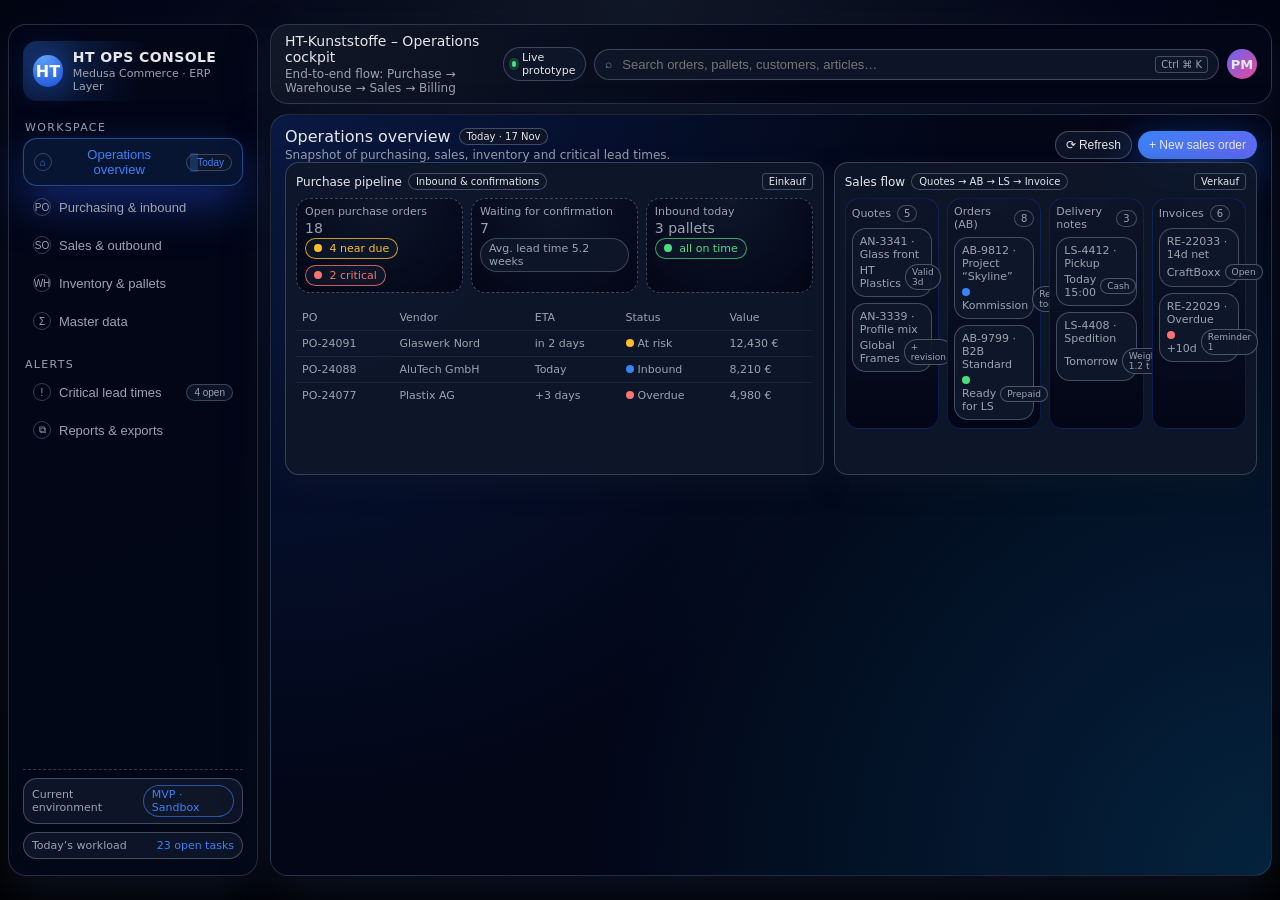
<file: ht-medusa-erp-ui-concept-full.html>
<!DOCTYPE html>
<html lang="en">
<head>
  <meta charset="UTF-8" />
  <title>HT ERP / WMS – Concept UI</title>
  <meta name="viewport" content="width=device-width, initial-scale=1.0" />
  <style>
    :root {
      --bg: #050816;
      --bg-elevated: #0b1020;
      --bg-elevated-soft: #11172a;
      --accent: #3b82f6;
      --accent-soft: rgba(59,130,246,0.12);
      --accent-strong: rgba(59,130,246,0.2);
      --border-subtle: rgba(148,163,184,0.35);
      --text-main: #e5e7eb;
      --text-muted: #9ca3af;
      --danger: #f97373;
      --warning: #fbbf24;
      --success: #4ade80;
      --radius-xl: 18px;
      --radius-lg: 14px;
      --radius-pill: 999px;
      --shadow-soft: 0 18px 40px rgba(15,23,42,0.7);
      --shadow-subtle: 0 10px 25px rgba(15,23,42,0.6);
    }

    *,
    *::before,
    *::after {
      box-sizing: border-box;
    }

    body {
      margin: 0;
      font-family: system-ui, -apple-system, BlinkMacSystemFont, "SF Pro Text",
        "Segoe UI", sans-serif;
      background: radial-gradient(circle at top, #111827 0, #020617 45%, #000 100%);
      color: var(--text-main);
      min-height: 100vh;
      display: flex;
    }

    .app-shell {
      display: flex;
      flex: 1;
      max-width: 1400px;
      margin: 16px auto;
      padding: 8px;
      gap: 12px;
    }

    .sidebar {
      width: 250px;
      background: linear-gradient(160deg, #020617, #020617 40%, #020817);
      border-radius: var(--radius-xl);
      border: 1px solid rgba(148,163,184,0.25);
      box-shadow: var(--shadow-soft);
      padding: 16px 14px;
      display: flex;
      flex-direction: column;
      gap: 16px;
    }

    .sidebar-header {
      display: flex;
      align-items: center;
      gap: 10px;
      padding: 8px 10px;
      border-radius: var(--radius-lg);
      background: radial-gradient(circle at top left, rgba(59,130,246,0.3), transparent 55%);
    }

    .logo-circle {
      width: 32px;
      height: 32px;
      border-radius: 999px;
      background: radial-gradient(circle at 30% 0, #60a5fa, #1d4ed8);
      display: flex;
      align-items: center;
      justify-content: center;
      font-weight: 700;
      font-size: 16px;
      color: white;
      box-shadow: 0 0 30px rgba(37,99,235,0.6);
    }

    .sidebar-title {
      display: flex;
      flex-direction: column;
      gap: 2px;
    }

    .sidebar-title-main {
      font-size: 14px;
      font-weight: 600;
      letter-spacing: 0.03em;
      text-transform: uppercase;
    }

    .sidebar-title-sub {
      font-size: 11px;
      color: var(--text-muted);
    }

    .sidebar-section-label {
      font-size: 11px;
      text-transform: uppercase;
      letter-spacing: 0.12em;
      color: var(--text-muted);
      margin: 4px 2px;
    }

    .nav-group {
      display: flex;
      flex-direction: column;
      gap: 4px;
    }

    .nav-btn {
      border: none;
      background: transparent;
      color: var(--text-muted);
      padding: 8px 10px;
      border-radius: var(--radius-lg);
      display: flex;
      align-items: center;
      justify-content: space-between;
      gap: 8px;
      cursor: pointer;
      font-size: 13px;
      transition: 0.18s ease background, 0.18s ease color, 0.18s ease transform,
        0.18s ease box-shadow;
    }

    .nav-btn:hover {
      background: rgba(15,23,42,0.85);
      color: var(--text-main);
      transform: translateY(-1px);
      box-shadow: var(--shadow-subtle);
    }

    .nav-btn.active {
      background: var(--accent-soft);
      color: var(--accent);
      border: 1px solid rgba(59,130,246,0.5);
      box-shadow: 0 0 0 1px rgba(15,23,42,0.8), 0 18px 45px rgba(30,64,175,0.6);
    }

    .nav-btn-main {
      display: flex;
      align-items: center;
      gap: 8px;
    }

    .nav-icon {
      width: 18px;
      height: 18px;
      border-radius: 999px;
      border: 1px solid rgba(148,163,184,0.35);
      display: flex;
      align-items: center;
      justify-content: center;
      font-size: 10px;
    }

    .nav-tag {
      font-size: 10px;
      padding: 2px 7px;
      border-radius: var(--radius-pill);
      background: rgba(15,23,42,0.9);
      border: 1px solid rgba(148,163,184,0.35);
    }

    .nav-tag-dot {
      width: 6px;
      height: 6px;
      border-radius: 999px;
      background: var(--accent);
      box-shadow: 0 0 0 4px rgba(59,130,246,0.25);
      margin-right: 3px;
    }

    .sidebar-footer {
      margin-top: auto;
      padding-top: 8px;
      border-top: 1px dashed rgba(148,163,184,0.3);
      display: flex;
      flex-direction: column;
      gap: 8px;
      font-size: 11px;
      color: var(--text-muted);
    }

    .sidebar-pill {
      padding: 6px 8px;
      border-radius: var(--radius-lg);
      background: rgba(15,23,42,0.9);
      border: 1px solid rgba(148,163,184,0.4);
      display: flex;
      align-items: center;
      justify-content: space-between;
      gap: 8px;
    }

    .sidebar-pill span {
      font-size: 11px;
    }

    .pill-badge {
      padding: 2px 8px;
      border-radius: 999px;
      border: 1px solid rgba(59,130,246,0.6);
      background: rgba(15,23,42,0.9);
      color: var(--accent);
      font-size: 10px;
    }

    .main {
      flex: 1;
      display: flex;
      flex-direction: column;
      gap: 10px;
      border-radius: var(--radius-xl);
    }

    .topbar {
      display: flex;
      align-items: center;
      gap: 8px;
      padding: 8px 14px;
      border-radius: var(--radius-xl);
      border: 1px solid rgba(148,163,184,0.25);
      background: radial-gradient(circle at top left, #111827 0, #020617 55%);
      box-shadow: var(--shadow-soft);
    }

    .topbar-left {
      display: flex;
      align-items: center;
      gap: 8px;
      flex: 1;
    }

    .topbar-title {
      display: flex;
      flex-direction: column;
      gap: 2px;
    }

    .topbar-title-main {
      font-size: 14px;
      font-weight: 500;
    }

    .topbar-title-sub {
      font-size: 12px;
      color: var(--text-muted);
    }

    .chip {
      font-size: 11px;
      padding: 3px 8px;
      border-radius: var(--radius-pill);
      border: 1px solid rgba(148,163,184,0.35);
      background: rgba(15,23,42,0.9);
      display: inline-flex;
      align-items: center;
      gap: 6px;
    }

    .chip-dot {
      width: 6px;
      height: 6px;
      border-radius: 999px;
      background: var(--success);
      box-shadow: 0 0 0 3px rgba(34,197,94,0.25);
    }

    .search-box {
      flex: 2;
      display: flex;
      align-items: center;
      gap: 8px;
      padding: 6px 10px;
      border-radius: var(--radius-pill);
      background: rgba(15,23,42,0.9);
      border: 1px solid rgba(148,163,184,0.35);
      font-size: 13px;
      color: var(--text-muted);
    }

    .search-input {
      flex: 1;
      border: none;
      background: transparent;
      color: var(--text-main);
      outline: none;
      font-size: 13px;
    }

    .kbd {
      font-size: 10px;
      padding: 2px 5px;
      border-radius: 4px;
      border: 1px solid rgba(148,163,184,0.4);
      background: rgba(15,23,42,0.95);
    }

    .avatar {
      width: 30px;
      height: 30px;
      border-radius: 999px;
      background: linear-gradient(135deg, #6366f1, #ec4899);
      display: flex;
      align-items: center;
      justify-content: center;
      font-size: 13px;
      font-weight: 600;
    }

    .main-content {
      flex: 1;
      border-radius: var(--radius-xl);
      border: 1px solid rgba(148,163,184,0.2);
      box-shadow: var(--shadow-soft);
      background: radial-gradient(circle at top left, rgba(37,99,235,0.2), transparent 55%),
        radial-gradient(circle at bottom right, rgba(14,165,233,0.18), transparent 55%),
        #020617;
      padding: 12px 14px 14px;
      display: flex;
      flex-direction: column;
      gap: 10px;
      overflow: hidden;
    }

    .section-header {
      display: flex;
      align-items: center;
      justify-content: space-between;
      gap: 8px;
    }

    .section-title-block {
      display: flex;
      flex-direction: column;
      gap: 2px;
    }

    .section-title {
      font-size: 16px;
      font-weight: 500;
      display: flex;
      align-items: center;
      gap: 8px;
    }

    .section-subtitle {
      font-size: 12px;
      color: var(--text-muted);
    }

    .section-actions {
      display: flex;
      gap: 6px;
      align-items: center;
    }

    .btn {
      font-size: 12px;
      padding: 6px 10px;
      border-radius: var(--radius-pill);
      border: 1px solid rgba(148,163,184,0.4);
      background: rgba(15,23,42,0.9);
      color: var(--text-main);
      cursor: pointer;
      display: inline-flex;
      align-items: center;
      gap: 6px;
      transition: 0.16s ease all;
    }

    .btn-primary {
      background: linear-gradient(135deg, #3b82f6, #6366f1);
      border-color: rgba(59,130,246,0.9);
      box-shadow: 0 14px 40px rgba(37,99,235,0.7);
    }

    .btn:hover {
      transform: translateY(-1px);
      box-shadow: var(--shadow-subtle);
    }

    .layout-grid {
      display: grid;
      grid-template-columns: 1.4fr 1.1fr;
      gap: 10px;
      height: 100%;
      min-height: 0;
    }

    .card {
      background: rgba(15,23,42,0.92);
      border-radius: var(--radius-lg);
      border: 1px solid rgba(148,163,184,0.3);
      box-shadow: var(--shadow-subtle);
      padding: 10px;
      display: flex;
      flex-direction: column;
      gap: 8px;
      min-height: 0;
    }

    .card-header {
      display: flex;
      align-items: center;
      justify-content: space-between;
      gap: 8px;
      font-size: 12px;
    }

    .card-title {
      display: flex;
      align-items: center;
      gap: 6px;
      font-weight: 500;
    }

    .pill {
      font-size: 10px;
      padding: 2px 7px;
      border-radius: var(--radius-pill);
      border: 1px solid rgba(148,163,184,0.4);
      background: rgba(15,23,42,0.95);
    }

    .kbd-badge {
      font-size: 10px;
      padding: 2px 6px;
      border-radius: 4px;
      border: 1px solid rgba(148,163,184,0.4);
      background: rgba(15,23,42,0.95);
    }

    .card-body {
      font-size: 12px;
      color: var(--text-muted);
      display: flex;
      flex-direction: column;
      gap: 8px;
      min-height: 0;
    }

    .metric-row {
      display: flex;
      gap: 8px;
      flex-wrap: wrap;
    }

    .metric {
      flex: 1;
      min-width: 130px;
      padding: 6px 8px;
      border-radius: var(--radius-lg);
      border: 1px dashed rgba(148,163,184,0.4);
      background: radial-gradient(circle at top, rgba(15,23,42,0.9), #020617);
      display: flex;
      flex-direction: column;
      gap: 2px;
    }

    .metric-label {
      font-size: 11px;
      color: var(--text-muted);
    }

    .metric-value {
      font-size: 14px;
      font-weight: 500;
    }

    .tag-row {
      display: flex;
      flex-wrap: wrap;
      gap: 6px;
    }

    .tag {
      font-size: 11px;
      padding: 3px 8px;
      border-radius: var(--radius-pill);
      border: 1px solid rgba(148,163,184,0.35);
      background: rgba(15,23,42,0.9);
    }

    .tag.status-success { border-color: rgba(74,222,128,0.7); color: var(--success); }
    .tag.status-warning { border-color: rgba(251,191,36,0.8); color: var(--warning); }
    .tag.status-danger  { border-color: rgba(248,113,113,0.8); color: var(--danger); }

    .table {
      width: 100%;
      border-collapse: collapse;
      font-size: 11px;
      margin-top: 4px;
    }

    .table th,
    .table td {
      padding: 6px 6px;
      text-align: left;
      border-bottom: 1px solid rgba(30,41,59,0.85);
    }

    .table th {
      font-weight: 500;
      color: var(--text-muted);
      font-size: 11px;
    }

    .table tr:last-child td {
      border-bottom: none;
    }

    .badge-dot {
      width: 8px;
      height: 8px;
      border-radius: 999px;
      display: inline-block;
      margin-right: 4px;
    }

    .badge-dot.green { background: var(--success); }
    .badge-dot.yellow { background: var(--warning); }
    .badge-dot.red { background: var(--danger); }
    .badge-dot.blue { background: var(--accent); }

    .kanban-columns {
      display: grid;
      grid-template-columns: repeat(4, minmax(0, 1fr));
      gap: 8px;
    }

    .kanban-column {
      background: radial-gradient(circle at top, rgba(15,23,42,0.9), #020617);
      border-radius: var(--radius-lg);
      border: 1px solid rgba(30,64,175,0.35);
      padding: 6px 6px 8px;
      display: flex;
      flex-direction: column;
      gap: 6px;
    }

    .kanban-header {
      display: flex;
      justify-content: space-between;
      align-items: center;
      font-size: 11px;
    }

    .kanban-title {
      font-weight: 500;
      display: flex;
      gap: 6px;
      align-items: center;
    }

    .kanban-counter {
      font-size: 10px;
      padding: 2px 6px;
      border-radius: 999px;
      background: rgba(15,23,42,0.9);
      border: 1px solid rgba(148,163,184,0.4);
    }

    .kanban-card {
      background: rgba(15,23,42,0.96);
      border-radius: var(--radius-lg);
      border: 1px solid rgba(148,163,184,0.4);
      padding: 6px 7px;
      font-size: 11px;
      display: flex;
      flex-direction: column;
      gap: 3px;
    }

    .kanban-card-title {
      font-weight: 500;
      font-size: 11px;
    }

    .kanban-card-meta {
      display: flex;
      justify-content: space-between;
      align-items: center;
      gap: 4px;
      color: var(--text-muted);
    }

    .pill-mini {
      font-size: 9px;
      padding: 2px 6px;
      border-radius: 999px;
      border: 1px solid rgba(148,163,184,0.45);
      background: rgba(15,23,42,0.9);
    }

    .hidden {
      display: none !important;
    }

    @media (max-width: 1024px) {
      .app-shell {
        flex-direction: column;
        max-width: 100%;
      }
      .sidebar {
        width: 100%;
        flex-direction: row;
        overflow-x: auto;
      }
      .sidebar-footer {
        display: none;
      }
      .main {
        width: 100%;
      }
      .layout-grid {
        grid-template-columns: 1fr;
      }
    }

    @media (max-width: 768px) {
      .kanban-columns {
        grid-template-columns: repeat(2, minmax(0, 1fr));
      }
      .topbar {
        flex-wrap: wrap;
      }
      .topbar-left {
        flex: 1 0 100%;
      }
      .search-box {
        flex: 1 0 100%;
      }
    }
  </style>
</head>
<body>
  <div class="app-shell">
    <aside class="sidebar">
      <div class="sidebar-header">
        <div class="logo-circle">HT</div>
        <div class="sidebar-title">
          <div class="sidebar-title-main">HT Ops Console</div>
          <div class="sidebar-title-sub">Medusa Commerce · ERP Layer</div>
        </div>
      </div>

      <div>
        <div class="sidebar-section-label">Workspace</div>
        <div class="nav-group">
          <button class="nav-btn active" data-view="dashboard" onclick="setView('dashboard', this)">
            <div class="nav-btn-main">
              <div class="nav-icon">⌂</div>
              <span>Operations overview</span>
            </div>
            <span class="nav-tag">
              <span class="nav-tag-dot"></span>
              Today
            </span>
          </button>
          <button class="nav-btn" data-view="purchasing" onclick="setView('purchasing', this)">
            <div class="nav-btn-main">
              <div class="nav-icon">PO</div>
              <span>Purchasing & inbound</span>
            </div>
          </button>
          <button class="nav-btn" data-view="sales" onclick="setView('sales', this)">
            <div class="nav-btn-main">
              <div class="nav-icon">SO</div>
              <span>Sales & outbound</span>
            </div>
          </button>
          <button class="nav-btn" data-view="inventory" onclick="setView('inventory', this)">
            <div class="nav-btn-main">
              <div class="nav-icon">WH</div>
              <span>Inventory & pallets</span>
            </div>
          </button>
          <button class="nav-btn" data-view="masterdata" onclick="setView('masterdata', this)">
            <div class="nav-btn-main">
              <div class="nav-icon">Σ</div>
              <span>Master data</span>
            </div>
          </button>
        </div>
      </div>

      <div>
        <div class="sidebar-section-label">Alerts</div>
        <div class="nav-group">
          <button class="nav-btn" data-view="alerts" onclick="setView('alerts', this)">
            <div class="nav-btn-main">
              <div class="nav-icon">!</div>
              <span>Critical lead times</span>
            </div>
            <span class="nav-tag">4 open</span>
          </button>
          <button class="nav-btn" data-view="reports" onclick="setView('reports', this)">
            <div class="nav-btn-main">
              <div class="nav-icon">⧉</div>
              <span>Reports & exports</span>
            </div>
          </button>
        </div>
      </div>

      <div class="sidebar-footer">
        <div class="sidebar-pill">
          <span>Current environment</span>
          <span class="pill-badge">MVP · Sandbox</span>
        </div>
        <div class="sidebar-pill">
          <span>Today’s workload</span>
          <span style="font-size:11px;color:var(--accent);">23 open tasks</span>
        </div>
      </div>
    </aside>

    <main class="main">
      <header class="topbar">
        <div class="topbar-left">
          <div class="topbar-title">
            <div class="topbar-title-main">HT-Kunststoffe – Operations cockpit</div>
            <div class="topbar-title-sub">
              End-to-end flow: Purchase → Warehouse → Sales → Billing
            </div>
          </div>
          <div class="chip">
            <span class="chip-dot"></span>
            Live prototype
          </div>
        </div>
        <div class="search-box">
          <span style="font-size:12px;opacity:0.8;">⌕</span>
          <input class="search-input" placeholder="Search orders, pallets, customers, articles…" />
          <span class="kbd">Ctrl ⌘ K</span>
        </div>
        <div class="avatar">
          PM
        </div>
      </header>

      <section class="main-content">
        <!-- DASHBOARD VIEW -->
        <div id="view-dashboard">
          <div class="section-header">
            <div class="section-title-block">
              <div class="section-title">
                Operations overview
                <span class="pill">Today · 17 Nov</span>
              </div>
              <div class="section-subtitle">
                Snapshot of purchasing, sales, inventory and critical lead times.
              </div>
            </div>
            <div class="section-actions">
              <button class="btn">
                ⟳ Refresh
              </button>
              <button class="btn btn-primary">
                + New sales order
              </button>
            </div>
          </div>

          <div class="layout-grid">
            <div class="card">
              <div class="card-header">
                <div class="card-title">
                  Purchase pipeline
                  <span class="pill">Inbound & confirmations</span>
                </div>
                <span class="kbd-badge">Einkauf</span>
              </div>
              <div class="card-body">
                <div class="metric-row">
                  <div class="metric">
                    <div class="metric-label">Open purchase orders</div>
                    <div class="metric-value">18</div>
                    <div class="tag-row">
                      <span class="tag status-warning"><span class="badge-dot yellow"></span> 4 near due</span>
                      <span class="tag status-danger"><span class="badge-dot red"></span> 2 critical</span>
                    </div>
                  </div>
                  <div class="metric">
                    <div class="metric-label">Waiting for confirmation</div>
                    <div class="metric-value">7</div>
                    <div class="tag-row">
                      <span class="tag">Avg. lead time 5.2 weeks</span>
                    </div>
                  </div>
                  <div class="metric">
                    <div class="metric-label">Inbound today</div>
                    <div class="metric-value">3 pallets</div>
                    <div class="tag-row">
                      <span class="tag status-success"><span class="badge-dot green"></span> all on time</span>
                    </div>
                  </div>
                </div>

                <table class="table">
                  <thead>
                    <tr>
                      <th>PO</th>
                      <th>Vendor</th>
                      <th>ETA</th>
                      <th>Status</th>
                      <th>Value</th>
                    </tr>
                  </thead>
                  <tbody>
                    <tr>
                      <td>PO-24091</td>
                      <td>Glaswerk Nord</td>
                      <td>in 2 days</td>
                      <td><span class="badge-dot yellow"></span>At risk</td>
                      <td>12,430 €</td>
                    </tr>
                    <tr>
                      <td>PO-24088</td>
                      <td>AluTech GmbH</td>
                      <td>Today</td>
                      <td><span class="badge-dot blue"></span>Inbound</td>
                      <td>8,210 €</td>
                    </tr>
                    <tr>
                      <td>PO-24077</td>
                      <td>Plastix AG</td>
                      <td>+3 days</td>
                      <td><span class="badge-dot red"></span>Overdue</td>
                      <td>4,980 €</td>
                    </tr>
                  </tbody>
                </table>
              </div>
            </div>

            <div class="card">
              <div class="card-header">
                <div class="card-title">
                  Sales flow
                  <span class="pill">Quotes → AB → LS → Invoice</span>
                </div>
                <span class="kbd-badge">Verkauf</span>
              </div>
              <div class="card-body">
                <div class="kanban-columns">
                  <div class="kanban-column">
                    <div class="kanban-header">
                      <div class="kanban-title">
                        Quotes
                        <span class="kanban-counter">5</span>
                      </div>
                    </div>
                    <div class="kanban-card">
                      <div class="kanban-card-title">AN-3341 · Glass front</div>
                      <div class="kanban-card-meta">
                        <span>HT Plastics</span>
                        <span class="pill-mini">Valid 3d</span>
                      </div>
                    </div>
                    <div class="kanban-card">
                      <div class="kanban-card-title">AN-3339 · Profile mix</div>
                      <div class="kanban-card-meta">
                        <span>Global Frames</span>
                        <span class="pill-mini">+ revision</span>
                      </div>
                    </div>
                  </div>
                  <div class="kanban-column">
                    <div class="kanban-header">
                      <div class="kanban-title">
                        Orders (AB)
                        <span class="kanban-counter">8</span>
                      </div>
                    </div>
                    <div class="kanban-card">
                      <div class="kanban-card-title">AB-9812 · Project “Skyline”</div>
                      <div class="kanban-card-meta">
                        <span><span class="badge-dot blue"></span> Kommission</span>
                        <span class="pill-mini">Release today</span>
                      </div>
                    </div>
                    <div class="kanban-card">
                      <div class="kanban-card-title">AB-9799 · B2B Standard</div>
                      <div class="kanban-card-meta">
                        <span><span class="badge-dot green"></span> Ready for LS</span>
                        <span class="pill-mini">Prepaid</span>
                      </div>
                    </div>
                  </div>
                  <div class="kanban-column">
                    <div class="kanban-header">
                      <div class="kanban-title">
                        Delivery notes
                        <span class="kanban-counter">3</span>
                      </div>
                    </div>
                    <div class="kanban-card">
                      <div class="kanban-card-title">LS-4412 · Pickup</div>
                      <div class="kanban-card-meta">
                        <span>Today 15:00</span>
                        <span class="pill-mini">Cash</span>
                      </div>
                    </div>
                    <div class="kanban-card">
                      <div class="kanban-card-title">LS-4408 · Spedition</div>
                      <div class="kanban-card-meta">
                        <span>Tomorrow</span>
                        <span class="pill-mini">Weight 1.2 t</span>
                      </div>
                    </div>
                  </div>
                  <div class="kanban-column">
                    <div class="kanban-header">
                      <div class="kanban-title">
                        Invoices
                        <span class="kanban-counter">6</span>
                      </div>
                    </div>
                    <div class="kanban-card">
                      <div class="kanban-card-title">RE-22033 · 14d net</div>
                      <div class="kanban-card-meta">
                        <span>CraftBoxx</span>
                        <span class="pill-mini">Open</span>
                      </div>
                    </div>
                    <div class="kanban-card">
                      <div class="kanban-card-title">RE-22029 · Overdue</div>
                      <div class="kanban-card-meta">
                        <span><span class="badge-dot red"></span> +10d</span>
                        <span class="pill-mini">Reminder 1</span>
                      </div>
                    </div>
                  </div>
                </div>
              </div>
            </div>
          </div>
        </div>

        <!-- PURCHASING VIEW -->
        <div id="view-purchasing" class="hidden">
          <div class="section-header">
            <div class="section-title-block">
              <div class="section-title">
                Purchasing & inbound
                <span class="pill">PO flow · Lead times · Confirmations</span>
              </div>
              <div class="section-subtitle">
                From purchase suggestions to confirmed orders and goods receipt.
              </div>
            </div>
            <div class="section-actions">
              <button class="btn">+ New purchase suggestion</button>
              <button class="btn btn-primary">+ New purchase order</button>
            </div>
          </div>

          <div class="layout-grid">
            <div class="card">
              <div class="card-header">
                <div class="card-title">
                  Purchase suggestions
                  <span class="pill">Min. stock & consumption</span>
                </div>
                <span class="kbd-badge">Disposition</span>
              </div>
              <div class="card-body">
                <table class="table">
                  <thead>
                    <tr>
                      <th>Article</th>
                      <th>Current</th>
                      <th>Reserved</th>
                      <th>Inbound</th>
                      <th>Suggested vendor</th>
                      <th>Action</th>
                    </tr>
                  </thead>
                  <tbody>
                    <tr>
                      <td>GL-12-4 · Glass panel</td>
                      <td>34 m²</td>
                      <td>28 m²</td>
                      <td>0</td>
                      <td>Glaswerk Nord</td>
                      <td><span class="tag">Create PO</span></td>
                    </tr>
                    <tr>
                      <td>ALU-60-3 · Profile</td>
                      <td>120 m</td>
                      <td>98 m</td>
                      <td>300 m</td>
                      <td>AluTech GmbH</td>
                      <td><span class="tag">Merge into PO-24088</span></td>
                    </tr>
                    <tr>
                      <td>PL-Gran-22 · Granulate</td>
                      <td>480 kg</td>
                      <td>300 kg</td>
                      <td>0</td>
                      <td>Plastix AG</td>
                      <td><span class="tag status-warning">Check lead time</span></td>
                    </tr>
                  </tbody>
                </table>
              </div>
            </div>

            <div class="card">
              <div class="card-header">
                <div class="card-title">
                  PO detail · PO-24091
                </div>
                <span class="kbd-badge">Draft → Confirmed</span>
              </div>
              <div class="card-body">
                <div class="metric-row">
                  <div class="metric">
                    <div class="metric-label">Vendor</div>
                    <div class="metric-value">Glaswerk Nord</div>
                    <div class="tag-row">
                      <span class="tag">Standard</span>
                      <span class="tag">Delivery Wed · weekly</span>
                    </div>
                  </div>
                  <div class="metric">
                    <div class="metric-label">ETA · lead time</div>
                    <div class="metric-value">2025-11-24</div>
                    <div class="tag-row">
                      <span class="tag status-warning"><span class="badge-dot yellow"></span> +2d tolerance</span>
                    </div>
                  </div>
                </div>

                <table class="table">
                  <thead>
                    <tr>
                      <th>Pos</th>
                      <th>SKU</th>
                      <th>Description</th>
                      <th>Qty</th>
                      <th>Confirmed</th>
                    </tr>
                  </thead>
                  <tbody>
                    <tr>
                      <td>10</td>
                      <td>GL-12-4</td>
                      <td>Glass panel 12mm clear</td>
                      <td>30 m²</td>
                      <td>30 m²</td>
                    </tr>
                    <tr>
                      <td>20</td>
                      <td>GL-12-4-TINT</td>
                      <td>Glass panel 12mm tinted</td>
                      <td>18 m²</td>
                      <td>18 m²</td>
                    </tr>
                  </tbody>
                </table>

                <div class="tag-row">
                  <span class="tag status-success"><span class="badge-dot green"></span> Confirmation received</span>
                  <span class="tag">Compare with AB</span>
                  <span class="tag">Upload confirmation PDF</span>
                </div>
              </div>
            </div>
          </div>
        </div>

        <!-- SALES VIEW -->
        <div id="view-sales" class="hidden">
          <div class="section-header">
            <div class="section-title-block">
              <div class="section-title">
                Sales & documents
                <span class="pill">Quotes · Orders · LS · Invoice</span>
              </div>
              <div class="section-subtitle">
                All commercial documents linked to inventory and purchasing.
              </div>
            </div>
            <div class="section-actions">
              <button class="btn">+ New quote</button>
              <button class="btn btn-primary">+ New order (AB)</button>
            </div>
          </div>

          <div class="layout-grid">
            <div class="card">
              <div class="card-header">
                <div class="card-title">
                  Document chain
                  <span class="pill">Traceability per project</span>
                </div>
                <span class="kbd-badge">Dokumente</span>
              </div>
              <div class="card-body">
                <table class="table">
                  <thead>
                    <tr>
                      <th>Customer</th>
                      <th>Quote</th>
                      <th>Order (AB)</th>
                      <th>Delivery notes</th>
                      <th>Invoice</th>
                      <th>Status</th>
                    </tr>
                  </thead>
                  <tbody>
                    <tr>
                      <td>Skyline Bau GmbH</td>
                      <td>AN-3341</td>
                      <td>AB-9812-1</td>
                      <td>LS-4412</td>
                      <td>RE-22033</td>
                      <td><span class="badge-dot green"></span>Invoiced</td>
                    </tr>
                    <tr>
                      <td>CraftBoxx</td>
                      <td>AN-3330</td>
                      <td>AB-9799</td>
                      <td>LS-4408</td>
                      <td>—</td>
                      <td><span class="badge-dot blue"></span>Wait for proof</td>
                    </tr>
                    <tr>
                      <td>HT Plastics</td>
                      <td>AN-3345</td>
                      <td>—</td>
                      <td>—</td>
                      <td>—</td>
                      <td><span class="badge-dot yellow"></span>Quote open</td>
                    </tr>
                  </tbody>
                </table>
              </div>
            </div>

            <div class="card">
              <div class="card-header">
                <div class="card-title">
                  AB-9812 · “Skyline”
                  <span class="pill">Versioning & commitments</span>
                </div>
                <span class="kbd-badge">AB · Versionen</span>
              </div>
              <div class="card-body">
                <div class="metric-row">
                  <div class="metric">
                    <div class="metric-label">Customer</div>
                    <div class="metric-value">Skyline Bau GmbH</div>
                    <div class="tag-row">
                      <span class="tag">Net 30</span>
                      <span class="tag">Payment: bank transfer</span>
                    </div>
                  </div>
                  <div class="metric">
                    <div class="metric-label">AB versions</div>
                    <div class="metric-value">AB-9812 · AB-9812-1</div>
                    <div class="tag-row">
                      <span class="tag status-success"><span class="badge-dot green"></span> 9812-1 active</span>
                    </div>
                  </div>
                </div>

                <table class="table">
                  <thead>
                    <tr>
                      <th>Pos</th>
                      <th>Article</th>
                      <th>Qty</th>
                      <th>Unit</th>
                      <th>Price</th>
                      <th>Stock link</th>
                    </tr>
                  </thead>
                  <tbody>
                    <tr>
                      <td>10</td>
                      <td>GL-12-4 · Glass panel</td>
                      <td>22</td>
                      <td>m²</td>
                      <td>220 €</td>
                      <td><span class="badge-dot blue"></span>Reserved</td>
                    </tr>
                    <tr>
                      <td>20</td>
                      <td>ALU-60-3 · Profile</td>
                      <td>120</td>
                      <td>m</td>
                      <td>18 €</td>
                      <td><span class="badge-dot yellow"></span>Needs PO</td>
                    </tr>
                  </tbody>
                </table>

                <div class="tag-row">
                  <span class="tag">Create purchase order from position 20</span>
                  <span class="tag">Send AB PDF to customer</span>
                </div>
              </div>
            </div>
          </div>
        </div>

        <!-- INVENTORY VIEW -->
        <div id="view-inventory" class="hidden">
          <div class="section-header">
            <div class="section-title-block">
              <div class="section-title">
                Inventory & pallet management
                <span class="pill">Available · Reserved · Inbound</span>
              </div>
              <div class="section-subtitle">
                Per-location stock, pallet traceability and movement overview.
              </div>
            </div>
            <div class="section-actions">
              <button class="btn">+ New pallet</button>
              <button class="btn btn-primary">+ Goods receipt</button>
            </div>
          </div>

          <div class="layout-grid">
            <div class="card">
              <div class="card-header">
                <div class="card-title">
                  Pallet overview
                  <span class="pill">Warehouse 3 · Outside</span>
                </div>
                <span class="kbd-badge">Paletten</span>
              </div>
              <div class="card-body">
                <table class="table">
                  <thead>
                    <tr>
                      <th>Pallet</th>
                      <th>Location</th>
                      <th>Article</th>
                      <th>Qty</th>
                      <th>Manufacturer</th>
                      <th>Status</th>
                    </tr>
                  </thead>
                  <tbody>
                    <tr>
                      <td>PLT-00321</td>
                      <td>WH3 · A-12</td>
                      <td>ALU-60-3</td>
                      <td>320 m</td>
                      <td>AluTech GmbH</td>
                      <td><span class="badge-dot green"></span>Active</td>
                    </tr>
                    <tr>
                      <td>PLT-00287</td>
                      <td>WH4 · B-04</td>
                      <td>GL-12-4</td>
                      <td>16 m²</td>
                      <td>Glaswerk Nord</td>
                      <td><span class="badge-dot yellow"></span>Low</td>
                    </tr>
                    <tr>
                      <td>PLT-00290</td>
                      <td>Outside · Z-02</td>
                      <td>PL-Gran-22</td>
                      <td>120 kg</td>
                      <td>Plastix AG</td>
                      <td><span class="badge-dot blue"></span>Reserved</td>
                    </tr>
                  </tbody>
                </table>
              </div>
            </div>

            <div class="card">
              <div class="card-header">
                <div class="card-title">
                  Stock status per article
                  <span class="pill">Mindestbestand & disposition</span>
                </div>
                <span class="kbd-badge">Bestände</span>
              </div>
              <div class="card-body">
                <table class="table">
                  <thead>
                    <tr>
                      <th>Article</th>
                      <th>Available</th>
                      <th>Reserved</th>
                      <th>In inbound POs</th>
                      <th>Min. stock</th>
                      <th>Signal</th>
                    </tr>
                  </thead>
                  <tbody>
                    <tr>
                      <td>GL-12-4</td>
                      <td>34 m²</td>
                      <td>28 m²</td>
                      <td>48 m²</td>
                      <td>60 m²</td>
                      <td><span class="badge-dot yellow"></span>Order suggested</td>
                    </tr>
                    <tr>
                      <td>ALU-60-3</td>
                      <td>120 m</td>
                      <td>98 m</td>
                      <td>300 m</td>
                      <td>150 m</td>
                      <td><span class="badge-dot green"></span>OK</td>
                    </tr>
                    <tr>
                      <td>PL-Gran-22</td>
                      <td>480 kg</td>
                      <td>300 kg</td>
                      <td>0</td>
                      <td>500 kg</td>
                      <td><span class="badge-dot red"></span>Critical</td>
                    </tr>
                  </tbody>
                </table>
              </div>
            </div>
          </div>
        </div>

        <!-- MASTER DATA VIEW -->
        <div id="view-masterdata" class="hidden">
          <div class="section-header">
            <div class="section-title-block">
              <div class="section-title">
                Master data
                <span class="pill">Customers · Vendors · Articles</span>
              </div>
              <div class="section-subtitle">
                Central place to maintain key data for all processes.
              </div>
            </div>
            <div class="section-actions">
              <button class="btn">+ New customer</button>
              <button class="btn">+ New vendor</button>
              <button class="btn btn-primary">+ New article</button>
            </div>
          </div>

          <div class="layout-grid">
            <div class="card">
              <div class="card-header">
                <div class="card-title">
                  Customers
                  <span class="pill">Groups & credit limits</span>
                </div>
                <span class="kbd-badge">Kunden</span>
              </div>
              <div class="card-body">
                <table class="table">
                  <thead>
                    <tr>
                      <th>Customer</th>
                      <th>Group</th>
                      <th>Payment terms</th>
                      <th>Credit limit</th>
                      <th>Flags</th>
                    </tr>
                  </thead>
                  <tbody>
                    <tr>
                      <td>Skyline Bau GmbH</td>
                      <td>A</td>
                      <td>30d net</td>
                      <td>75,000 €</td>
                      <td><span class="badge-dot green"></span>OK</td>
                    </tr>
                    <tr>
                      <td>Global Frames</td>
                      <td>B</td>
                      <td>14d net</td>
                      <td>35,000 €</td>
                      <td><span class="badge-dot yellow"></span>Watch</td>
                    </tr>
                    <tr>
                      <td>CraftBoxx</td>
                      <td>Special</td>
                      <td>Prepaid</td>
                      <td>—</td>
                      <td><span class="badge-dot blue"></span>Project</td>
                    </tr>
                  </tbody>
                </table>
              </div>
            </div>

            <div class="card">
              <div class="card-header">
                <div class="card-title">
                  Vendors & lead times
                  <span class="pill">Per-product delivery logic</span>
                </div>
                <span class="kbd-badge">Lieferanten</span>
              </div>
              <div class="card-body">
                <table class="table">
                  <thead>
                    <tr>
                      <th>Vendor</th>
                      <th>Articles</th>
                      <th>Lead time</th>
                      <th>Delivery rhythm</th>
                      <th>Contact</th>
                    </tr>
                  </thead>
                  <tbody>
                    <tr>
                      <td>Glaswerk Nord</td>
                      <td>GL-12-4, GL-12-4-TINT</td>
                      <td>6 weeks</td>
                      <td>Wed · weekly</td>
                      <td>purchasing@glaswerk-nord.de</td>
                    </tr>
                    <tr>
                      <td>AluTech GmbH</td>
                      <td>ALU-60-3</td>
                      <td>3 weeks</td>
                      <td>Mon & Thu</td>
                      <td>orders@alutech.de</td>
                    </tr>
                    <tr>
                      <td>Plastix AG</td>
                      <td>PL-Gran-22</td>
                      <td>4 weeks</td>
                      <td>On request</td>
                      <td>sales@plastix.com</td>
                    </tr>
                  </tbody>
                </table>
              </div>
            </div>
          </div>
        </div>

        <!-- ALERTS VIEW -->
        <div id="view-alerts" class="hidden">
          <div class="section-header">
            <div class="section-title-block">
              <div class="section-title">
                Lead time & stock alerts
                <span class="pill">Critical · Warning · Info</span>
              </div>
              <div class="section-subtitle">
                Central cockpit for everything that requires attention today.
              </div>
            </div>
            <div class="section-actions">
              <button class="btn">Snooze 24h</button>
              <button class="btn btn-primary">Open in task board</button>
            </div>
          </div>

          <div class="card" style="height:100%;">
            <div class="card-header">
              <div class="card-title">
                Active alerts
              </div>
              <span class="kbd-badge">System · Notifications</span>
            </div>
            <div class="card-body">
              <table class="table">
                <thead>
                  <tr>
                    <th>Type</th>
                    <th>Object</th>
                    <th>Details</th>
                    <th>Owner</th>
                    <th>Due</th>
                  </tr>
                </thead>
                <tbody>
                  <tr>
                    <td><span class="badge-dot red"></span>Delivery overdue</td>
                    <td>PO-24077 · Plastix AG</td>
                    <td>+3 days vs. confirmed date · Granulate PL-Gran-22</td>
                    <td>Andreas</td>
                    <td>Today</td>
                  </tr>
                  <tr>
                    <td><span class="badge-dot yellow"></span>Stock low</td>
                    <td>GL-12-4 · Glass panel</td>
                    <td>Available 34 m² vs. min 60 m² · 2 open jobs</td>
                    <td>Warehouse</td>
                    <td>Today</td>
                  </tr>
                  <tr>
                    <td><span class="badge-dot yellow"></span>Confirmation missing</td>
                    <td>PO-24092 · Glaswerk Nord</td>
                    <td>No confirmation after 48h · reminder mail suggested</td>
                    <td>Purchasing</td>
                    <td>+1 day</td>
                  </tr>
                  <tr>
                    <td><span class="badge-dot blue"></span>Invoice overdue</td>
                    <td>RE-22029 · Global Frames</td>
                    <td>Payment +10d · reminder level 1</td>
                    <td>Accounting</td>
                    <td>Yesterday</td>
                  </tr>
                </tbody>
              </table>
            </div>
          </div>
        </div>

        <!-- REPORTS VIEW -->
        <div id="view-reports" class="hidden">
          <div class="section-header">
            <div class="section-title-block">
              <div class="section-title">
                Reports & exports
                <span class="pill">KPIs · DATEV · E-Rechnung</span>
              </div>
              <div class="section-subtitle">
                Conceptual view on the planned reporting layer.
              </div>
            </div>
            <div class="section-actions">
              <button class="btn">Export CSV</button>
              <button class="btn btn-primary">Prepare DATEV export</button>
            </div>
          </div>

          <div class="layout-grid">
            <div class="card">
              <div class="card-header">
                <div class="card-title">
                  Sales KPIs
                  <span class="pill">Last 30 days</span>
                </div>
                <span class="kbd-badge">Umsatz</span>
              </div>
              <div class="card-body">
                <div class="metric-row">
                  <div class="metric">
                    <div class="metric-label">Revenue</div>
                    <div class="metric-value">284,500 €</div>
                    <div class="tag-row">
                      <span class="tag status-success"><span class="badge-dot green"></span>+ 12% vs prev.</span>
                    </div>
                  </div>
                  <div class="metric">
                    <div class="metric-label">Margin</div>
                    <div class="metric-value">34.8%</div>
                    <div class="tag-row">
                      <span class="tag">Glass projects high</span>
                    </div>
                  </div>
                  <div class="metric">
                    <div class="metric-label">Open invoices</div>
                    <div class="metric-value">41,230 €</div>
                    <div class="tag-row">
                      <span class="tag status-warning"><span class="badge-dot yellow"></span>3 &gt; 30 days</span>
                    </div>
                  </div>
                </div>
                <p style="font-size:11px;color:var(--text-muted);margin-top:6px;">
                  Charts, trend lines and drill-down views will be implemented in the reporting MVP
                  based on the final data model.
                </p>
              </div>
            </div>

            <div class="card">
              <div class="card-header">
                <div class="card-title">
                  Export & integrations
                  <span class="pill">DATEV · E-Invoice</span>
                </div>
                <span class="kbd-badge">Schnittstellen</span>
              </div>
              <div class="card-body">
                <ul style="margin:0 0 4px 16px;padding:0;font-size:12px;color:var(--text-muted);">
                  <li>DATEV-ready booking exports for invoices and payments</li>
                  <li>Support of German e-invoicing (XRechnung / ZUGFeRD) via external service</li>
                  <li>Configurable export profiles per tax adviser</li>
                  <li>Manual and scheduled export runs</li>
                </ul>
                <div class="tag-row">
                  <span class="tag">Concept: External accounting system</span>
                  <span class="tag">Medusa as source of truth for commerce</span>
                </div>
              </div>
            </div>
          </div>
        </div>
      </section>
    </main>
  </div>

  <script>
    function setView(viewId, btn) {
      const views = [
        "dashboard",
        "purchasing",
        "sales",
        "inventory",
        "masterdata",
        "alerts",
        "reports"
      ];
      views.forEach(v => {
        const el = document.getElementById("view-" + v);
        if (el) {
          if (v === viewId) {
            el.classList.remove("hidden");
          } else {
            el.classList.add("hidden");
          }
        }
      });

      document
        .querySelectorAll(".nav-btn")
        .forEach((b) => b.classList.remove("active"));
      if (btn) {
        btn.classList.add("active");
      } else {
        const activeBtn = document.querySelector(
          '.nav-btn[data-view="' + viewId + '"]'
        );
        if (activeBtn) activeBtn.classList.add("active");
      }
    }
  </script>
</body>
</html>
</file>
